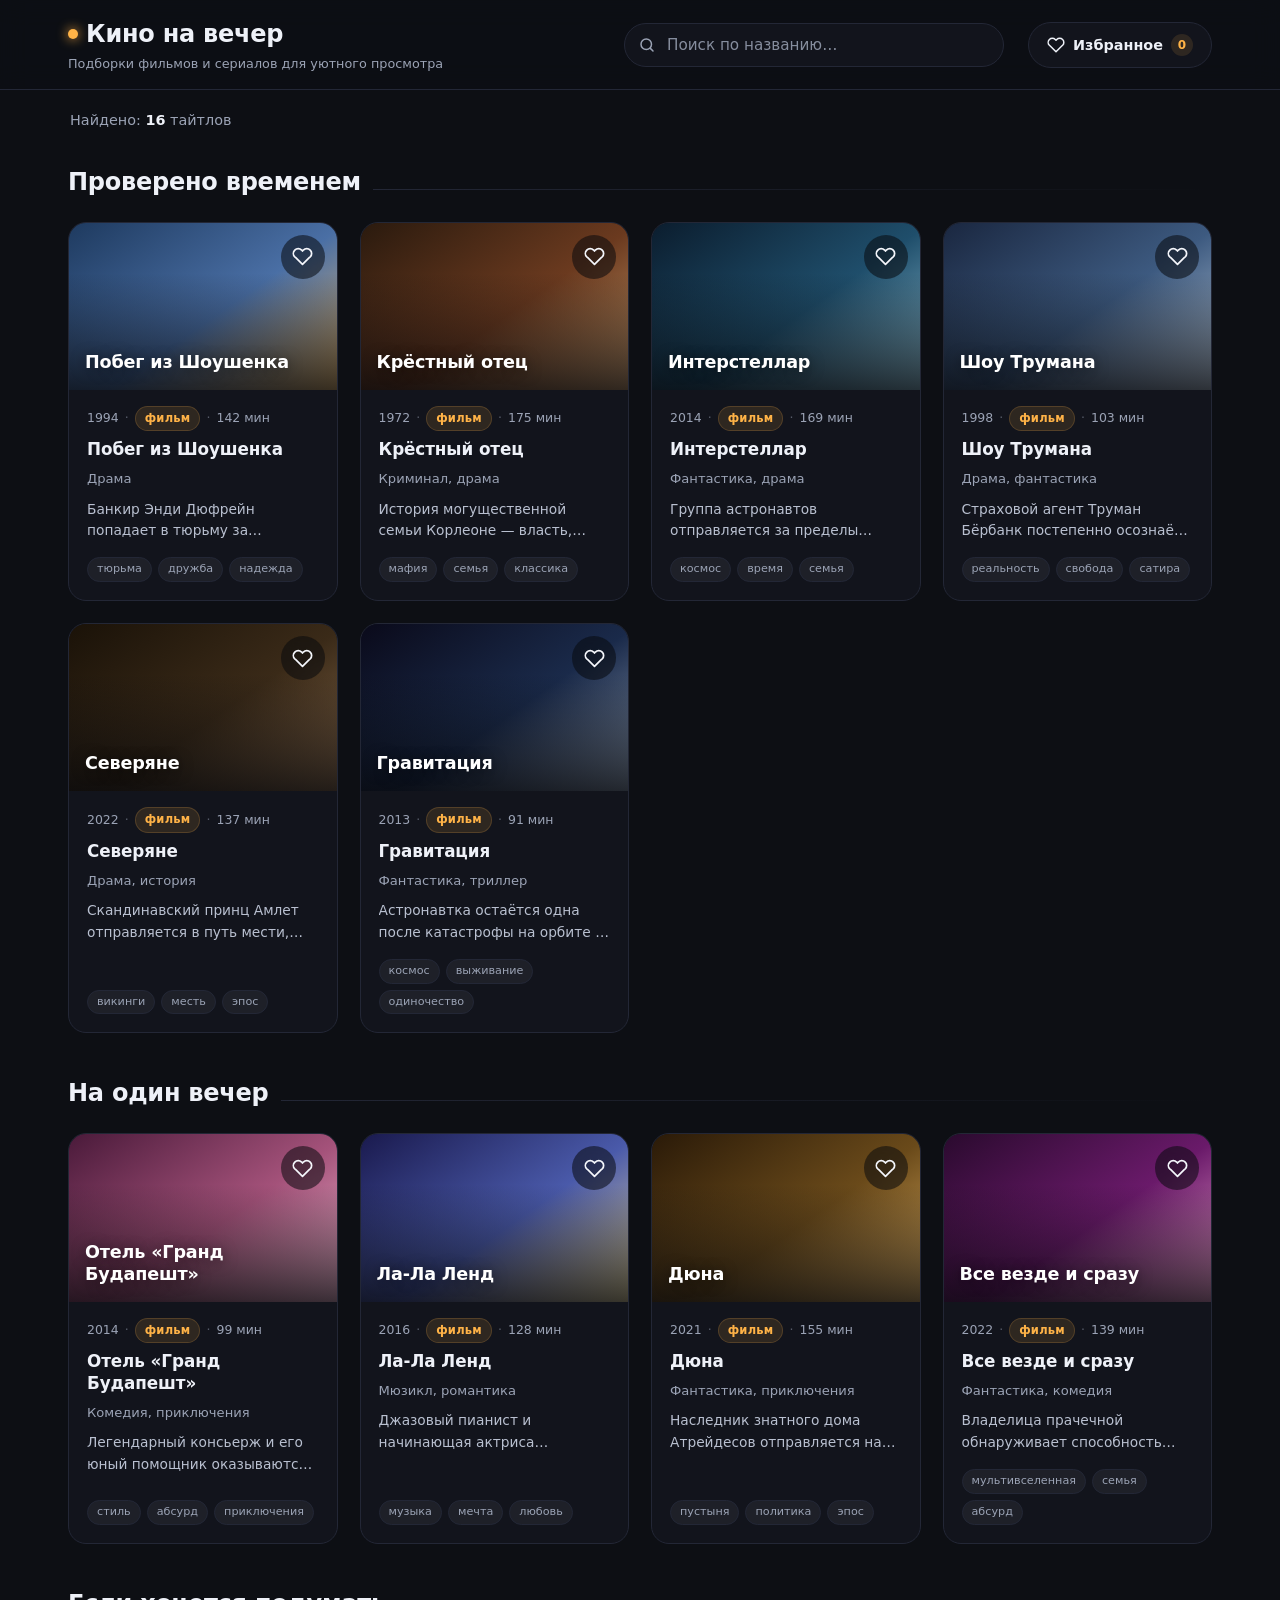
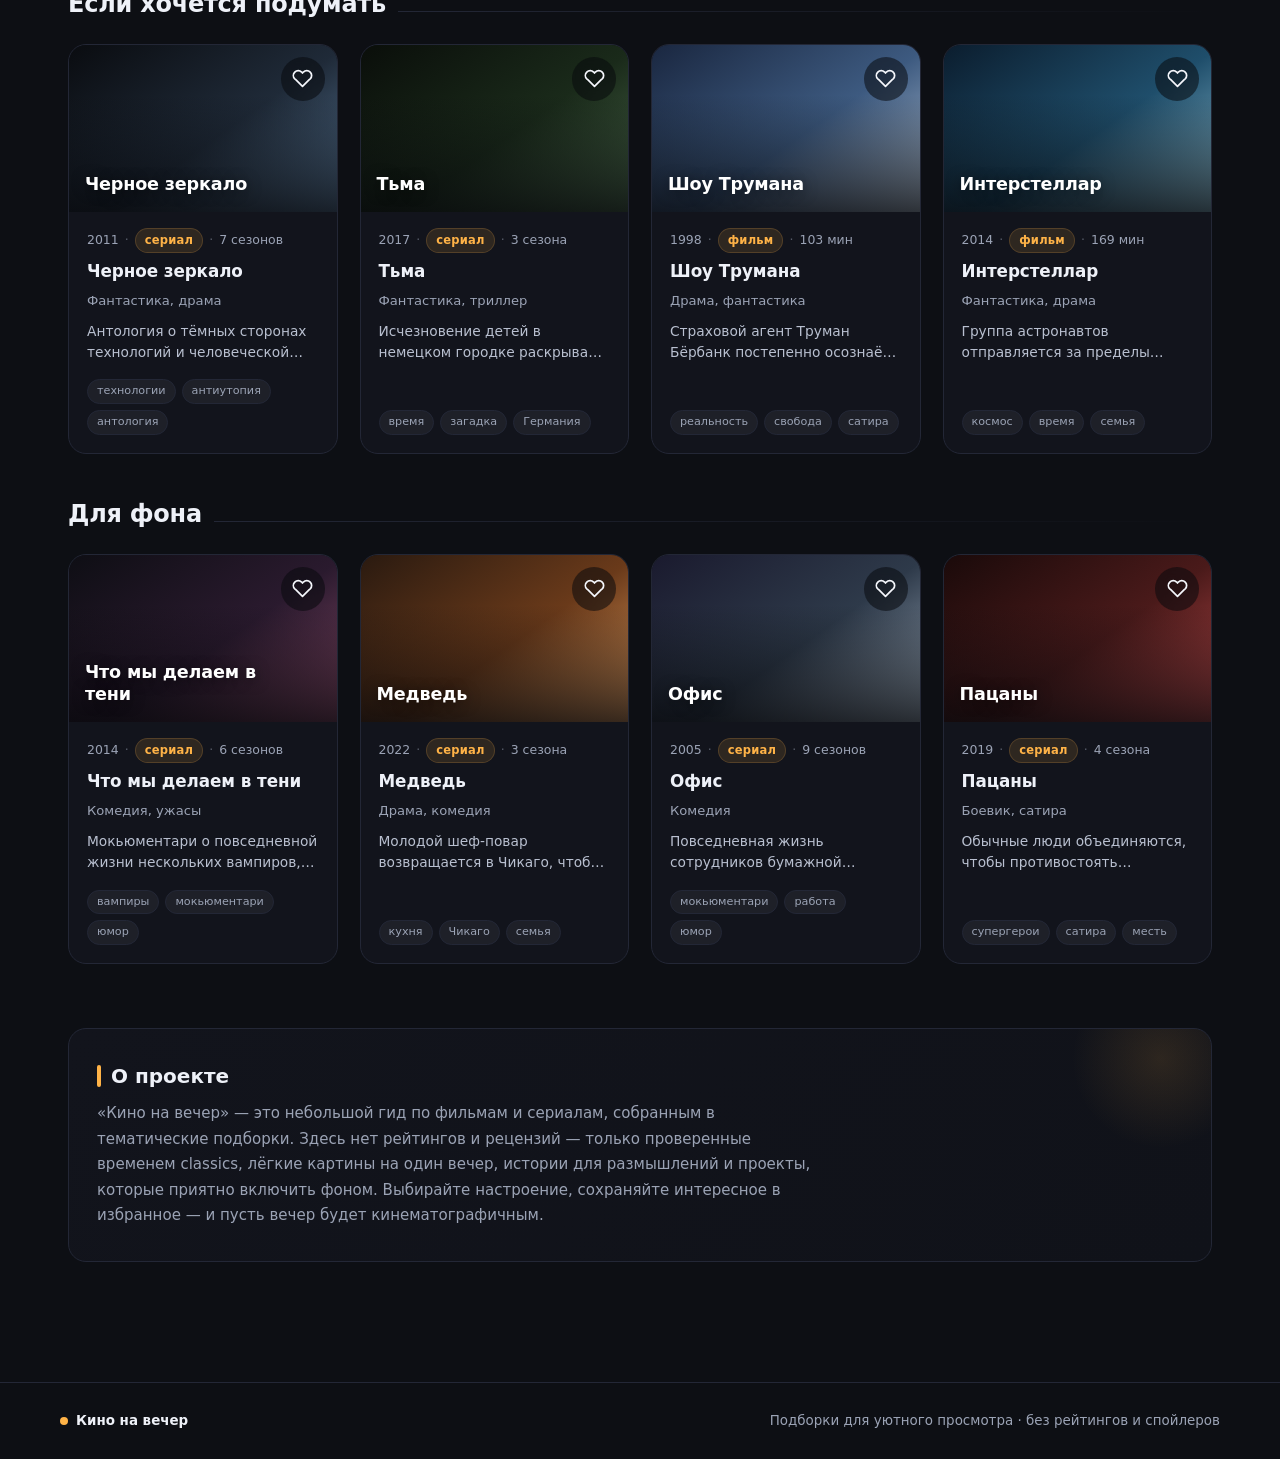
<file: deepseek.html>
<!DOCTYPE html>
<html lang="ru">
<head>
  <meta charset="UTF-8">
  <meta name="viewport" content="width=device-width, initial-scale=1.0">
  <title>Кино на вечер — подборки фильмов и сериалов</title>
  <style>
    /* ===== Базовые сбросы и переменные ===== */
    * {
      margin: 0;
      padding: 0;
      box-sizing: border-box;
    }

    :root {
      --bg: #0d0f14;
      --bg-card: #12141c;
      --bg-card-hover: #191c26;
      --bg-header: rgba(13, 15, 20, 0.85);
      --accent: #ffb347;
      --accent-soft: rgba(255, 179, 71, 0.12);
      --text: #eef1f8;
      --text-secondary: #9ba3b5;
      --border: #232736;
      --radius: 18px;
      --radius-sm: 12px;
      --shadow: 0 8px 28px rgba(0, 0, 0, 0.35);
      --transition: 0.25s cubic-bezier(0.2, 0.6, 0.3, 1);
      --font: system-ui, -apple-system, "Segoe UI", Roboto, "Helvetica Neue", Arial, sans-serif;
    }

    html {
      scroll-behavior: smooth;
    }

    body {
      font-family: var(--font);
      background: var(--bg);
      color: var(--text);
      min-height: 100vh;
      line-height: 1.5;
      -webkit-font-smoothing: antialiased;
    }

    /* Фокус-стили для доступности */
    :focus-visible {
      outline: 2px solid var(--accent);
      outline-offset: 3px;
      border-radius: 4px;
    }

    /* ===== Шапка ===== */
    .site-header {
      position: sticky;
      top: 0;
      z-index: 50;
      background: var(--bg-header);
      backdrop-filter: blur(14px);
      -webkit-backdrop-filter: blur(14px);
      border-bottom: 1px solid var(--border);
    }

    .header-inner {
      max-width: 1200px;
      margin: 0 auto;
      padding: 16px 20px;
      display: flex;
      flex-wrap: wrap;
      align-items: center;
      gap: 14px 24px;
    }

    .brand {
      display: flex;
      flex-direction: column;
      gap: 2px;
      margin-right: auto;
    }

    .brand h1 {
      font-size: 1.35rem;
      font-weight: 700;
      letter-spacing: -0.01em;
      display: flex;
      align-items: center;
      gap: 8px;
    }

    .brand h1 .logo-dot {
      display: inline-block;
      width: 10px;
      height: 10px;
      border-radius: 50%;
      background: var(--accent);
      box-shadow: 0 0 12px var(--accent);
      flex-shrink: 0;
    }

    .brand .tagline {
      font-size: 0.8rem;
      color: var(--text-secondary);
      font-weight: 400;
    }

    /* Поиск */
    .search-wrap {
      position: relative;
      flex: 1 1 220px;
      max-width: 340px;
      min-width: 0;
    }

    .search-wrap .search-icon {
      position: absolute;
      left: 14px;
      top: 50%;
      transform: translateY(-50%);
      width: 18px;
      height: 18px;
      stroke: var(--text-secondary);
      pointer-events: none;
      transition: stroke var(--transition);
    }

    .search-input {
      width: 100%;
      padding: 12px 16px 12px 42px;
      font-size: 0.95rem;
      font-family: var(--font);
      color: var(--text);
      background: var(--bg-card);
      border: 1px solid var(--border);
      border-radius: 999px;
      transition: border-color var(--transition), box-shadow var(--transition), background var(--transition);
    }

    .search-input::placeholder {
      color: var(--text-secondary);
      opacity: 0.85;
    }

    .search-input:hover {
      border-color: #3a3f52;
    }

    .search-input:focus {
      outline: none;
      border-color: var(--accent);
      box-shadow: 0 0 0 3px var(--accent-soft);
    }

    .search-wrap:focus-within .search-icon {
      stroke: var(--accent);
    }

    /* Кнопки-переключатели в шапке */
    .header-actions {
      display: flex;
      align-items: center;
      gap: 10px;
    }

    .fav-toggle {
      display: inline-flex;
      align-items: center;
      gap: 8px;
      padding: 11px 18px;
      font-size: 0.9rem;
      font-weight: 600;
      font-family: var(--font);
      color: var(--text);
      background: var(--bg-card);
      border: 1px solid var(--border);
      border-radius: 999px;
      cursor: pointer;
      transition: all var(--transition);
      white-space: nowrap;
      min-height: 44px;
    }

    .fav-toggle:hover {
      background: var(--bg-card-hover);
      border-color: var(--accent);
      color: var(--accent);
    }

    .fav-toggle.active {
      background: var(--accent);
      border-color: var(--accent);
      color: #1a1205;
    }

    .fav-count {
      display: inline-flex;
      align-items: center;
      justify-content: center;
      min-width: 22px;
      height: 22px;
      padding: 0 6px;
      font-size: 0.75rem;
      font-weight: 700;
      border-radius: 999px;
      background: var(--accent-soft);
      color: var(--accent);
      transition: all var(--transition);
    }

    .fav-toggle.active .fav-count {
      background: rgba(26, 18, 5, 0.18);
      color: #1a1205;
    }

    /* ===== Основной контент ===== */
    main {
      max-width: 1200px;
      margin: 0 auto;
      padding: 0 20px 60px;
    }

    /* Панель с результатами поиска */
    .results-bar {
      display: flex;
      align-items: center;
      justify-content: space-between;
      gap: 12px;
      padding: 20px 2px 4px;
      font-size: 0.9rem;
      color: var(--text-secondary);
      flex-wrap: wrap;
    }

    .results-bar .results-count strong {
      color: var(--text);
      font-weight: 600;
    }

    /* Пустое состояние */
    .empty-state {
      display: none;
      flex-direction: column;
      align-items: center;
      justify-content: center;
      text-align: center;
      padding: 70px 20px;
      gap: 14px;
      color: var(--text-secondary);
      animation: fadeIn 0.3s ease;
    }

    .empty-state.visible {
      display: flex;
    }

    .empty-state .emoji {
      font-size: 2.6rem;
      filter: grayscale(0.4);
    }

    .empty-state p {
      font-size: 1rem;
      max-width: 360px;
    }

    @keyframes fadeIn {
      from { opacity: 0; transform: translateY(6px); }
      to { opacity: 1; transform: translateY(0); }
    }

    /* ===== Секции-подборки ===== */
    .collection {
      padding-top: 42px;
    }

    .collection:first-of-type {
      padding-top: 28px;
    }

    .collection-header {
      display: flex;
      align-items: baseline;
      gap: 12px;
      margin-bottom: 22px;
    }

    .collection-header h2 {
      font-size: 1.35rem;
      font-weight: 700;
      letter-spacing: -0.01em;
    }

    .collection-header .collection-line {
      flex: 1;
      height: 1px;
      background: linear-gradient(90deg, var(--border), transparent);
    }

    .collection .cards-grid {
      display: grid;
      gap: 20px;
      grid-template-columns: 1fr;
    }

    /* ===== Карточка ===== */
    .card {
      position: relative;
      display: flex;
      flex-direction: column;
      background: var(--bg-card);
      border: 1px solid var(--border);
      border-radius: var(--radius);
      overflow: hidden;
      transition: transform var(--transition), border-color var(--transition), box-shadow var(--transition), background var(--transition);
      animation: cardIn 0.4s ease backwards;
    }

    @keyframes cardIn {
      from { opacity: 0; transform: translateY(10px); }
      to { opacity: 1; transform: translateY(0); }
    }

    .card:hover {
      transform: translateY(-4px);
      border-color: #343a4e;
      box-shadow: var(--shadow);
      background: var(--bg-card-hover);
    }

    /* Постер-заглушка: градиент из color + название */
    .card-poster {
      position: relative;
      aspect-ratio: 16 / 9;
      display: flex;
      align-items: flex-end;
      padding: 16px;
      overflow: hidden;
      isolation: isolate;
    }

    .card-poster::before {
      content: "";
      position: absolute;
      inset: 0;
      background: var(--poster-gradient);
      z-index: -1;
      transition: transform 0.5s ease;
    }

    .card:hover .card-poster::before {
      transform: scale(1.06);
    }

    .card-poster::after {
      content: "";
      position: absolute;
      inset: 0;
      background: linear-gradient(180deg, transparent 30%, rgba(6, 7, 10, 0.78) 100%);
      z-index: -1;
    }

    .card-poster .poster-title {
      font-size: 1.1rem;
      font-weight: 700;
      line-height: 1.25;
      color: #fff;
      text-shadow: 0 2px 14px rgba(0, 0, 0, 0.55);
      letter-spacing: -0.01em;
      max-width: 92%;
      overflow-wrap: break-word;
    }

    /* Кнопка избранного на карточке */
    .fav-btn {
      position: absolute;
      top: 12px;
      right: 12px;
      width: 44px;
      height: 44px;
      display: inline-flex;
      align-items: center;
      justify-content: center;
      border: none;
      border-radius: 50%;
      background: rgba(8, 10, 14, 0.55);
      backdrop-filter: blur(6px);
      -webkit-backdrop-filter: blur(6px);
      color: #f4f6fb;
      cursor: pointer;
      transition: all var(--transition);
      z-index: 2;
    }

    .fav-btn:hover {
      background: rgba(8, 10, 14, 0.8);
      transform: scale(1.08);
    }

    .fav-btn svg {
      width: 21px;
      height: 21px;
      fill: none;
      stroke: currentColor;
      stroke-width: 2;
      stroke-linecap: round;
      stroke-linejoin: round;
      transition: fill var(--transition), stroke var(--transition);
    }

    .fav-btn.is-fav {
      color: var(--accent);
      background: rgba(255, 179, 71, 0.14);
    }

    .fav-btn.is-fav svg {
      fill: var(--accent);
    }

    /* Тело карточки */
    .card-body {
      display: flex;
      flex-direction: column;
      gap: 8px;
      padding: 16px 18px 18px;
      flex: 1;
    }

    .card-meta {
      display: flex;
      flex-wrap: wrap;
      align-items: center;
      gap: 6px;
      font-size: 0.78rem;
      color: var(--text-secondary);
      font-weight: 500;
    }

    .card-meta .dot-sep {
      opacity: 0.5;
    }

    .badge {
      display: inline-block;
      padding: 3px 9px;
      font-size: 0.72rem;
      font-weight: 600;
      letter-spacing: 0.02em;
      border-radius: 999px;
      background: var(--accent-soft);
      color: var(--accent);
      border: 1px solid rgba(255, 179, 71, 0.18);
    }

    .card-title {
      font-size: 1.05rem;
      font-weight: 650;
      line-height: 1.3;
      letter-spacing: -0.005em;
    }

    .card-genre {
      font-size: 0.82rem;
      color: var(--text-secondary);
      font-weight: 500;
    }

    .card-desc {
      font-size: 0.86rem;
      color: #b9c0d0;
      line-height: 1.55;
      display: -webkit-box;
      -webkit-line-clamp: 2;
      -webkit-box-orient: vertical;
      overflow: hidden;
      margin-top: 2px;
    }

    /* Теги */
    .card-tags {
      display: flex;
      flex-wrap: wrap;
      gap: 6px;
      margin-top: auto;
      padding-top: 8px;
    }

    .tag {
      font-size: 0.7rem;
      padding: 3px 9px;
      border-radius: 999px;
      background: rgba(255, 255, 255, 0.05);
      border: 1px solid var(--border);
      color: var(--text-secondary);
      font-weight: 500;
    }

    /* ===== Секция "О проекте" ===== */
    .about {
      margin-top: 64px;
      padding: 32px 28px;
      background: linear-gradient(135deg, var(--bg-card), #101219);
      border: 1px solid var(--border);
      border-radius: var(--radius);
      position: relative;
      overflow: hidden;
    }

    .about::before {
      content: "";
      position: absolute;
      top: -60px;
      right: -40px;
      width: 180px;
      height: 180px;
      border-radius: 50%;
      background: radial-gradient(circle, var(--accent-soft), transparent 70%);
      pointer-events: none;
    }

    .about h2 {
      font-size: 1.25rem;
      font-weight: 700;
      margin-bottom: 10px;
      display: flex;
      align-items: center;
      gap: 10px;
    }

    .about h2 .accent-line {
      width: 4px;
      height: 22px;
      border-radius: 4px;
      background: var(--accent);
      flex-shrink: 0;
    }

    .about p {
      font-size: 0.94rem;
      color: var(--text-secondary);
      line-height: 1.7;
      max-width: 720px;
    }

    /* ===== Подвал ===== */
    .site-footer {
      border-top: 1px solid var(--border);
      margin-top: 60px;
    }

    .footer-inner {
      max-width: 1200px;
      margin: 0 auto;
      padding: 28px 20px;
      display: flex;
      flex-wrap: wrap;
      align-items: center;
      justify-content: space-between;
      gap: 12px;
      font-size: 0.84rem;
      color: var(--text-secondary);
    }

    .footer-inner .footer-brand {
      display: inline-flex;
      align-items: center;
      gap: 8px;
      font-weight: 600;
      color: var(--text);
    }

    .footer-inner .footer-brand .logo-dot {
      display: inline-block;
      width: 8px;
      height: 8px;
      border-radius: 50%;
      background: var(--accent);
    }

    /* ===== Скрытие секций при поиске/избранном ===== */
    .collection.hidden,
    .about.hidden-section {
      display: none;
    }

    /* ===== Адаптивность ===== */

    /* Планшеты: 2 колонки */
    @media (min-width: 600px) {
      .collection .cards-grid {
        grid-template-columns: repeat(2, 1fr);
      }

      .header-inner {
        padding: 16px 28px;
      }

      main {
        padding: 0 28px 60px;
      }

      .brand h1 {
        font-size: 1.5rem;
      }
    }

    /* Десктоп: 3 колонки */
    @media (min-width: 900px) {
      .collection .cards-grid {
        grid-template-columns: repeat(3, 1fr);
      }

      .collection-header h2 {
        font-size: 1.5rem;
      }

      .card-poster {
        aspect-ratio: 16 / 10;
      }
    }

    /* Большие экраны: 4 колонки */
    @media (min-width: 1140px) {
      .collection .cards-grid {
        grid-template-columns: repeat(4, 1fr);
        gap: 22px;
      }

      .search-wrap {
        max-width: 380px;
      }
    }

    /* Мобильные: шапка компактнее */
    @media (max-width: 520px) {
      .header-inner {
        padding: 14px 16px;
        gap: 12px;
      }

      .brand h1 {
        font-size: 1.2rem;
      }

      .brand .tagline {
        font-size: 0.72rem;
      }

      .search-wrap {
        order: 3;
        flex-basis: 100%;
        max-width: none;
      }

      .header-actions {
        margin-left: auto;
      }

      .fav-toggle {
        padding: 10px 14px;
        font-size: 0.85rem;
      }

      .fav-toggle .fav-label {
        display: none;
      }

      .fav-toggle .fav-count {
        margin-left: 2px;
      }

      main {
        padding: 0 16px 48px;
      }

      .about {
        padding: 26px 20px;
      }

      .footer-inner {
        padding: 24px 16px;
        flex-direction: column;
        align-items: flex-start;
      }
    }

    /* Уменьшение анимаций для пользователей с prefers-reduced-motion */
    @media (prefers-reduced-motion: reduce) {
      *, *::before, *::after {
        animation-duration: 0.01ms !important;
        transition-duration: 0.01ms !important;
        scroll-behavior: auto !important;
      }
    }
  </style>
</head>
<body>

  <!-- ===== Шапка ===== -->
  <header class="site-header">
    <div class="header-inner">
      <div class="brand">
        <h1><span class="logo-dot" aria-hidden="true"></span>Кино на вечер</h1>
        <span class="tagline">Подборки фильмов и сериалов для уютного просмотра</span>
      </div>

      <div class="search-wrap">
        <svg class="search-icon" viewBox="0 0 24 24" fill="none" aria-hidden="true">
          <circle cx="11" cy="11" r="7" stroke-width="2"/>
          <path d="M20 20l-3.5-3.5" stroke-width="2" stroke-linecap="round"/>
        </svg>
        <input
          type="search"
          id="searchInput"
          class="search-input"
          placeholder="Поиск по названию…"
          aria-label="Поиск фильмов и сериалов по названию"
          autocomplete="off"
        >
      </div>

      <div class="header-actions">
        <button
          type="button"
          id="favToggle"
          class="fav-toggle"
          aria-label="Показать избранное"
          aria-pressed="false"
        >
          <svg viewBox="0 0 24 24" width="18" height="18" fill="none" stroke="currentColor" stroke-width="2" stroke-linecap="round" stroke-linejoin="round" aria-hidden="true">
            <path d="M20.8 4.6a5.5 5.5 0 0 0-7.8 0L12 5.7l-1-1.1a5.5 5.5 0 0 0-7.8 7.8l1.1 1L12 21l7.7-7.6 1.1-1a5.5 5.5 0 0 0 0-7.8z"/>
          </svg>
          <span class="fav-label">Избранное</span>
          <span class="fav-count" id="favCount" aria-live="polite">0</span>
        </button>
      </div>
    </div>
  </header>

  <!-- ===== Основной контент ===== -->
  <main>
    <!-- Панель результатов -->
    <div class="results-bar">
      <span class="results-count" id="resultsCount" aria-live="polite"></span>
    </div>

    <!-- Пустое состояние -->
    <div class="empty-state" id="emptyState">
      <span class="emoji" aria-hidden="true">🎬</span>
      <p id="emptyMessage">Ничего не нашлось, попробуйте изменить запрос.</p>
    </div>

    <!-- Контейнер подборок -->
    <div id="collectionsContainer"></div>

    <!-- ===== О проекте ===== -->
    <section class="about" id="aboutSection" aria-labelledby="aboutTitle">
      <h2 id="aboutTitle"><span class="accent-line" aria-hidden="true"></span>О проекте</h2>
      <p>
        «Кино на вечер» — это небольшой гид по фильмам и сериалам, собранным в тематические подборки.
        Здесь нет рейтингов и рецензий — только проверенные временем classics, лёгкие картины на один вечер,
        истории для размышлений и проекты, которые приятно включить фоном. Выбирайте настроение,
        сохраняйте интересное в избранное — и пусть вечер будет кинематографичным.
      </p>
    </section>
  </main>

  <!-- ===== Подвал ===== -->
  <footer class="site-footer">
    <div class="footer-inner">
      <span class="footer-brand"><span class="logo-dot" aria-hidden="true"></span>Кино на вечер</span>
      <span>Подборки для уютного просмотра · без рейтингов и спойлеров</span>
    </div>
  </footer>

  <script>
    // ===== Данные о тайтлах =====
    const MOVIES = [
      {
        id: 1,
        title: "Побег из Шоушенка",
        year: 1994,
        type: "фильм",
        genre: "Драма",
        duration: "142 мин",
        description: "Банкир Энди Дюфрейн попадает в тюрьму за преступление, которого не совершал, и находит неожиданную свободу.",
        tags: ["тюрьма", "дружба", "надежда"],
        color: "#1e3a5f, #4a6fa5, #e8b86d"
      },
      {
        id: 2,
        title: "Крёстный отец",
        year: 1972,
        type: "фильм",
        genre: "Криминал, драма",
        duration: "175 мин",
        description: "История могущественной семьи Корлеоне — власть, верность и цена семейных уз.",
        tags: ["мафия", "семья", "классика"],
        color: "#2a1a0e, #6b3a1f, #c99b6b"
      },
      {
        id: 3,
        title: "Интерстеллар",
        year: 2014,
        type: "фильм",
        genre: "Фантастика, драма",
        duration: "169 мин",
        description: "Группа астронавтов отправляется за пределы Солнечной системы в поисках нового дома для человечества.",
        tags: ["космос", "время", "семья"],
        color: "#0b1d2e, #1f4e6b, #8fc1d4"
      },
      {
        id: 4,
        title: "Шоу Трумана",
        year: 1998,
        type: "фильм",
        genre: "Драма, фантастика",
        duration: "103 мин",
        description: "Страховой агент Труман Бёрбанк постепенно осознаёт, что вся его жизнь — грандиозное телешоу.",
        tags: ["реальность", "свобода", "сатира"],
        color: "#1a2740, #3d5a80, #b8c8d9"
      },
      {
        id: 5,
        title: "Отель «Гранд Будапешт»",
        year: 2014,
        type: "фильм",
        genre: "Комедия, приключения",
        duration: "99 мин",
        description: "Легендарный консьерж и его юный помощник оказываются втянуты в авантюру с украденной картиной.",
        tags: ["стиль", "абсурд", "приключения"],
        color: "#4a1a3a, #a4527a, #f2b8d0"
      },
      {
        id: 6,
        title: "Ла-Ла Ленд",
        year: 2016,
        type: "фильм",
        genre: "Мюзикл, романтика",
        duration: "128 мин",
        description: "Джазовый пианист и начинающая актриса встречаются в Лос-Анджелесе и пытаются совместить мечты и любовь.",
        tags: ["музыка", "мечта", "любовь"],
        color: "#1a1a4e, #4a5aaa, #e8d8a0"
      },
      {
        id: 7,
        title: "Что мы делаем в тени",
        year: 2014,
        type: "сериал",
        genre: "Комедия, ужасы",
        duration: "6 сезонов",
        description: "Мокьюментари о повседневной жизни нескольких вампиров, делящих дом в Нью-Йорке.",
        tags: ["вампиры", "мокьюментари", "юмор"],
        color: "#0e0e14, #2a1a2e, #8a4a6a"
      },
      {
        id: 8,
        title: "Черное зеркало",
        year: 2011,
        type: "сериал",
        genre: "Фантастика, драма",
        duration: "7 сезонов",
        description: "Антология о тёмных сторонах технологий и человеческой природы в близком будущем.",
        tags: ["технологии", "антиутопия", "антология"],
        color: "#0a0c10, #1f2a38, #5a7a9a"
      },
      {
        id: 9,
        title: "Медведь",
        year: 2022,
        type: "сериал",
        genre: "Драма, комедия",
        duration: "3 сезона",
        description: "Молодой шеф-повар возвращается в Чикаго, чтобы возглавить семейную закусочную после трагедии.",
        tags: ["кухня", "Чикаго", "семья"],
        color: "#2a1a10, #6a3a1a, #e8a060"
      },
      {
        id: 10,
        title: "Северяне",
        year: 2022,
        type: "фильм",
        genre: "Драма, история",
        duration: "137 мин",
        description: "Скандинавский принц Амлет отправляется в путь мести, полный видений, крови и языческих ритуалов.",
        tags: ["викинги", "месть", "эпос"],
        color: "#1a1208, #3a2a18, #8a6a4a"
      },
      {
        id: 11,
        title: "Все везде и сразу",
        year: 2022,
        type: "фильм",
        genre: "Фантастика, комедия",
        duration: "139 мин",
        description: "Владелица прачечной обнаруживает способность перемещаться между параллельными вселенными и должна спасти их все.",
        tags: ["мультивселенная", "семья", "абсурд"],
        color: "#2a0a2e, #6a1a6a, #f0a0d0"
      },
      {
        id: 12,
        title: "Тьма",
        year: 2017,
        type: "сериал",
        genre: "Фантастика, триллер",
        duration: "3 сезона",
        description: "Исчезновение детей в немецком городке раскрывает путешествия во времени и запутанную семейную сагу.",
        tags: ["время", "загадка", "Германия"],
        color: "#0a0e0a, #1a2a1a, #4a6a4a"
      },
      {
        id: 13,
        title: "Офис",
        year: 2005,
        type: "сериал",
        genre: "Комедия",
        duration: "9 сезонов",
        description: "Повседневная жизнь сотрудников бумажной компании в Скрэнтоне под руководством эксцентричного начальника.",
        tags: ["мокьюментари", "работа", "юмор"],
        color: "#1a1a2e, #2e3a4a, #a0b0c0"
      },
      {
        id: 14,
        title: "Дюна",
        year: 2021,
        type: "фильм",
        genre: "Фантастика, приключения",
        duration: "155 мин",
        description: "Наследник знатного дома Атрейдесов отправляется на пустынную планету Арракис, где решается судьба галактики.",
        tags: ["пустыня", "политика", "эпос"],
        color: "#2a1a08, #6a4a1a, #e0b060"
      },
      {
        id: 15,
        title: "Гравитация",
        year: 2013,
        type: "фильм",
        genre: "Фантастика, триллер",
        duration: "91 мин",
        description: "Астронавтка остаётся одна после катастрофы на орбите и пытается вернуться на Землю.",
        tags: ["космос", "выживание", "одиночество"],
        color: "#0a0a1a, #1a2a4a, #8a9ab0"
      },
      {
        id: 16,
        title: "Пацаны",
        year: 2019,
        type: "сериал",
        genre: "Боевик, сатира",
        duration: "4 сезона",
        description: "Обычные люди объединяются, чтобы противостоять коррумпированным супергероям и их корпорации.",
        tags: ["супергерои", "сатира", "месть"],
        color: "#1a0a0a, #4a1a1a, #c04a4a"
      }
    ];

    // ===== Подборки: сопоставление id с секциями =====
    const COLLECTIONS = [
      {
        title: "Проверено временем",
        ids: [1, 2, 3, 4, 10, 15]
      },
      {
        title: "На один вечер",
        ids: [5, 6, 14, 11]
      },
      {
        title: "Если хочется подумать",
        ids: [8, 12, 4, 3]
      },
      {
        title: "Для фона",
        ids: [7, 9, 13, 16]
      }
    ];

    // ===== Состояние =====
    let favorites = loadFavorites();   // массив id
    let searchQuery = "";
    let showFavoritesOnly = false;

    // ===== DOM-элементы =====
    const searchInput = document.getElementById("searchInput");
    const favToggle = document.getElementById("favToggle");
    const favCountEl = document.getElementById("favCount");
    const resultsCountEl = document.getElementById("resultsCount");
    const emptyState = document.getElementById("emptyState");
    const emptyMessage = document.getElementById("emptyMessage");
    const collectionsContainer = document.getElementById("collectionsContainer");
    const aboutSection = document.getElementById("aboutSection");

    // ===== localStorage =====
    function loadFavorites() {
      try {
        const raw = localStorage.getItem("kino_favorites");
        if (!raw) return [];
        const parsed = JSON.parse(raw);
        return Array.isArray(parsed) ? parsed.filter(n => typeof n === "number") : [];
      } catch (e) {
        return [];
      }
    }

    function saveFavorites() {
      try {
        localStorage.setItem("kino_favorites", JSON.stringify(favorites));
      } catch (e) {
        // localStorage может быть недоступен — молча игнорируем
      }
    }

    // ===== Вспомогательные функции =====
    function getMovieById(id) {
      return MOVIES.find(m => m.id === id) || null;
    }

    function getGradient(colorStr) {
      // color: "c1, c2, c3" — формируем линейный градиент
      const parts = colorStr.split(",").map(s => s.trim());
      return `linear-gradient(145deg, ${parts[0]} 0%, ${parts[1] || parts[0]} 55%, ${parts[2] || parts[1] || parts[0]} 100%)`;
    }

    function escapeHtml(str) {
      return String(str)
        .replace(/&/g, "&amp;")
        .replace(/</g, "&lt;")
        .replace(/>/g, "&gt;")
        .replace(/"/g, "&quot;");
    }

    // ===== Рендер карточки =====
    function renderCard(movie) {
      const isFav = favorites.includes(movie.id);
      const gradient = getGradient(movie.color);

      return `
        <article class="card" data-id="${movie.id}">
          <div class="card-poster" style="--poster-gradient: ${gradient};">
            <span class="poster-title">${escapeHtml(movie.title)}</span>
            <button
              type="button"
              class="fav-btn${isFav ? " is-fav" : ""}"
              data-id="${movie.id}"
              aria-label="${isFav ? "Убрать из избранного" : "Добавить в избранное"}: ${escapeHtml(movie.title)}"
              aria-pressed="${isFav}"
            >
              <svg viewBox="0 0 24 24" aria-hidden="true">
                <path d="M20.8 4.6a5.5 5.5 0 0 0-7.8 0L12 5.7l-1-1.1a5.5 5.5 0 0 0-7.8 7.8l1.1 1L12 21l7.7-7.6 1.1-1a5.5 5.5 0 0 0 0-7.8z"/>
              </svg>
            </button>
          </div>
          <div class="card-body">
            <div class="card-meta">
              <span>${movie.year}</span>
              <span class="dot-sep" aria-hidden="true">·</span>
              <span class="badge">${escapeHtml(movie.type)}</span>
              <span class="dot-sep" aria-hidden="true">·</span>
              <span>${escapeHtml(movie.duration)}</span>
            </div>
            <h3 class="card-title">${escapeHtml(movie.title)}</h3>
            <span class="card-genre">${escapeHtml(movie.genre)}</span>
            <p class="card-desc">${escapeHtml(movie.description)}</p>
            <div class="card-tags">
              ${movie.tags.map(t => `<span class="tag">${escapeHtml(t)}</span>`).join("")}
            </div>
          </div>
        </article>
      `;
    }

    // ===== Фильтрация =====
    function filterMovies(movie) {
      const q = searchQuery.trim().toLowerCase();
      if (q && !movie.title.toLowerCase().includes(q)) return false;
      if (showFavoritesOnly && !favorites.includes(movie.id)) return false;
      return true;
    }

    // ===== Отрисовка всей страницы (подборки) =====
    function render() {
      const favSet = new Set(favorites);

      // Собираем id для отображения: фильтруем по поиску и избранному
      let visibleMovies = MOVIES.filter(filterMovies);
      let visibleIds = new Set(visibleMovies.map(m => m.id));

      // Если включён режим "только избранное" и ничего нет — показываем заглушку
      const noResults = visibleMovies.length === 0;

      // Обновляем счётчик в шапке
      favCountEl.textContent = String(favorites.length);
      favToggle.setAttribute("aria-pressed", String(showFavoritesOnly));
      favToggle.classList.toggle("active", showFavoritesOnly);
      favToggle.setAttribute("aria-label", showFavoritesOnly ? "Показать все подборки" : "Показать избранное");

      // Счётчик найденных
      const totalFound = visibleMovies.length;
      resultsCountEl.innerHTML = totalFound > 0
        ? `Найдено: <strong>${totalFound}</strong> ${pluralize(totalFound, ["тайтл", "тайтла", "тайтлов"])}`
        : "";

      // Пустое состояние
      if (noResults) {
        emptyState.classList.add("visible");
        emptyMessage.textContent = showFavoritesOnly && favorites.length === 0
          ? "В избранном пока пусто. Добавляйте фильмы и сериалы, нажимая на сердечко."
          : "Ничего не нашлось, попробуйте изменить запрос.";
      } else {
        emptyState.classList.remove("visible");
      }

      // Показываем/скрываем "О проекте" при поиске/избранном
      const hideAbout = searchQuery.trim() !== "" || showFavoritesOnly;
      aboutSection.classList.toggle("hidden-section", hideAbout);

      // --- Рендерим подборки ---
      let html = "";

      if (noResults) {
        // ничего не рендерим
      } else if (showFavoritesOnly) {
        // Режим избранного: одна секция со всеми избранными (в порядке MOVIES)
        const favMovies = MOVIES.filter(m => favSet.has(m.id) && filterMovies(m));
        if (favMovies.length > 0) {
          html += `
            <section class="collection" aria-labelledby="fav-collection-title">
              <div class="collection-header">
                <h2 id="fav-collection-title">Ваше избранное</h2>
                <span class="collection-line" aria-hidden="true"></span>
              </div>
              <div class="cards-grid">
                ${favMovies.map(renderCard).join("")}
              </div>
            </section>
          `;
        }
      } else {
        // Обычный режим: все секции, фильтруем карточки
        COLLECTIONS.forEach((col, index) => {
          const colMovies = col.ids
            .map(getMovieById)
            .filter(Boolean)
            .filter(filterMovies);

          if (colMovies.length === 0) return;

          html += `
            <section class="collection" aria-labelledby="collection-title-${index}">
              <div class="collection-header">
                <h2 id="collection-title-${index}">${escapeHtml(col.title)}</h2>
                <span class="collection-line" aria-hidden="true"></span>
              </div>
              <div class="cards-grid">
                ${colMovies.map(renderCard).join("")}
              </div>
            </section>
          `;
        });
      }

      collectionsContainer.innerHTML = html;

      // Если поиск дал результаты, но они не попали ни в одну подборку (напр. фильтр по названию
      // совпал только с тайтлом вне секций) — показываем отдельную секцию "Результаты поиска"
      if (!noResults && !showFavoritesOnly && searchQuery.trim() !== "") {
        const allFiltered = MOVIES.filter(filterMovies);
        const idsInCollections = new Set();
        COLLECTIONS.forEach(col => {
          col.ids.forEach(id => {
            const m = getMovieById(id);
            if (m && filterMovies(m)) idsInCollections.add(id);
          });
        });
        const extra = allFiltered.filter(m => !idsInCollections.has(m.id));
        if (extra.length > 0) {
          collectionsContainer.innerHTML += `
            <section class="collection" aria-labelledby="search-extra-title">
              <div class="collection-header">
                <h2 id="search-extra-title">Результаты поиска</h2>
                <span class="collection-line" aria-hidden="true"></span>
              </div>
              <div class="cards-grid">
                ${extra.map(renderCard).join("")}
              </div>
            </section>
          `;
        }
      }
    }

    // ===== Склонение =====
    function pluralize(n, forms) {
      const abs = Math.abs(n) % 100;
      const n1 = abs % 10;
      if (abs > 10 && abs < 20) return forms[2];
      if (n1 > 1 && n1 < 5) return forms[1];
      if (n1 === 1) return forms[0];
      return forms[2];
    }

    // ===== Обработчики =====
    // Поиск
    searchInput.addEventListener("input", function () {
      searchQuery = this.value;
      render();
    });

    // Переключение избранного (делегирование)
    collectionsContainer.addEventListener("click", function (e) {
      const btn = e.target.closest(".fav-btn");
      if (!btn) return;
      const id = Number(btn.dataset.id);
      if (!id) return;

      if (favorites.includes(id)) {
        favorites = favorites.filter(f => f !== id);
      } else {
        favorites.push(id);
      }
      saveFavorites();
      render();
    });

    // Переключатель "Показать избранное"
    favToggle.addEventListener("click", function () {
      showFavoritesOnly = !showFavoritesOnly;
      render();
    });

    // ===== Инициализация =====
    render();
  </script>
</body>
</html>
</file>
